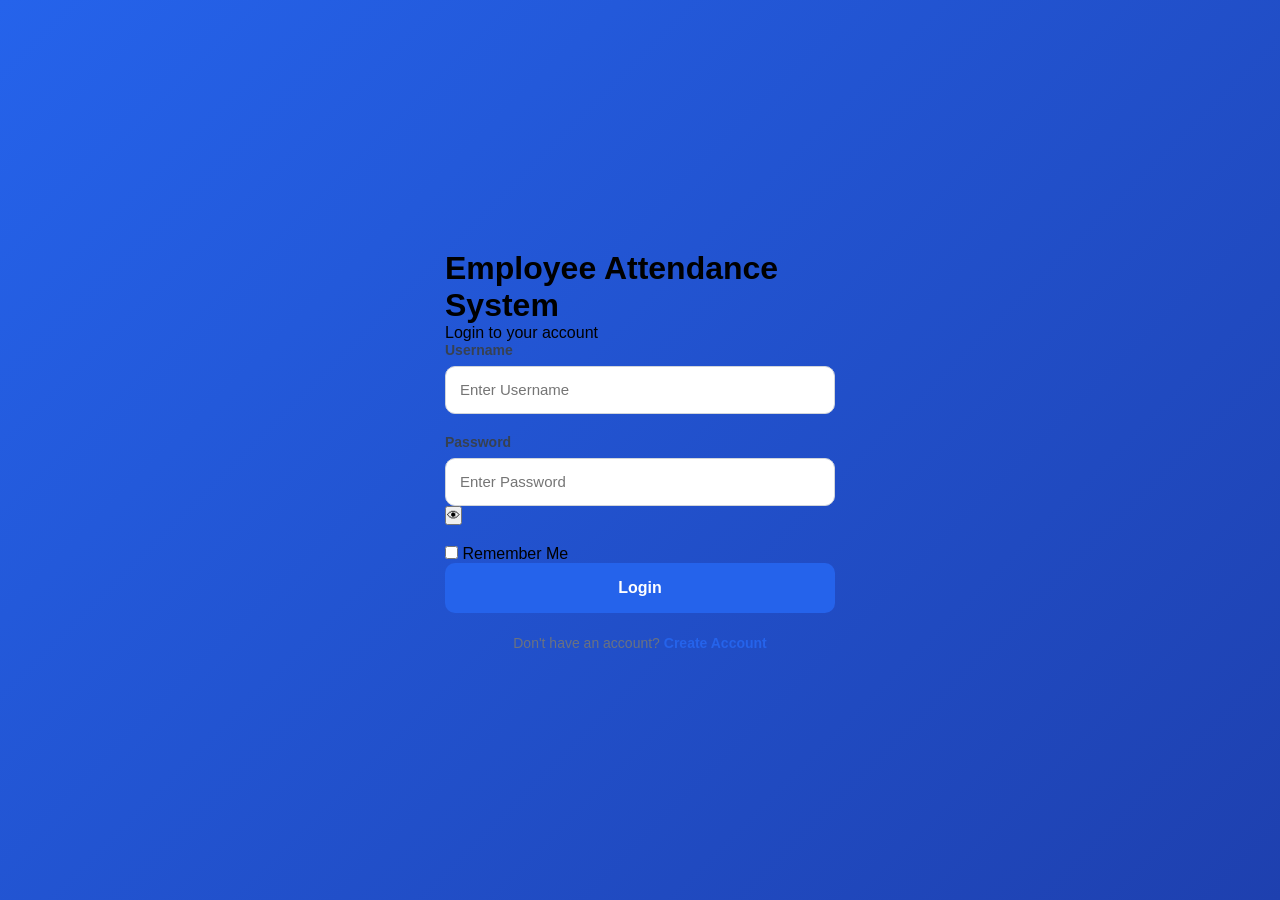
<file: index.html>
<!DOCTYPE html>
<html lang="en">

<head>

    <meta charset="UTF-8">

    <meta name="viewport" content="width=device-width, initial-scale=1.0">

    <title>Employee Attendance System - Login</title>

    <link rel="stylesheet" href="css/login.css">

</head>

<body>

<div class="login-container">

    <div class="login-card">

        <div class="logo">

            <h1>Employee Attendance System</h1>

            <p>Login to your account</p>

        </div>

        <div class="form-group">

            <label>Username</label>

            <input
                type="text"
                id="username"
                placeholder="Enter Username"
            >

        </div>

        <div class="form-group">

            <label>Password</label>

            <div class="password-box">

                <input
                    type="password"
                    id="password"
                    placeholder="Enter Password"
                >

                <button
                    type="button"
                    class="show-password"
                    onclick="togglePassword()"
                >
                    👁
                </button>

            </div>

        </div>

        <div class="options">

            <label>

                <input type="checkbox" id="rememberMe">

                Remember Me

            </label>

        </div>

        <button
            class="login-btn"
            onclick="login()"
        >

            Login

        </button>

        <div class="register-link">

            Don't have an account?

            <a href="register.html">

                Create Account

            </a>

        </div>

    </div>

</div>

<script src="js/login.js"></script>

</body>

</html>
</file>
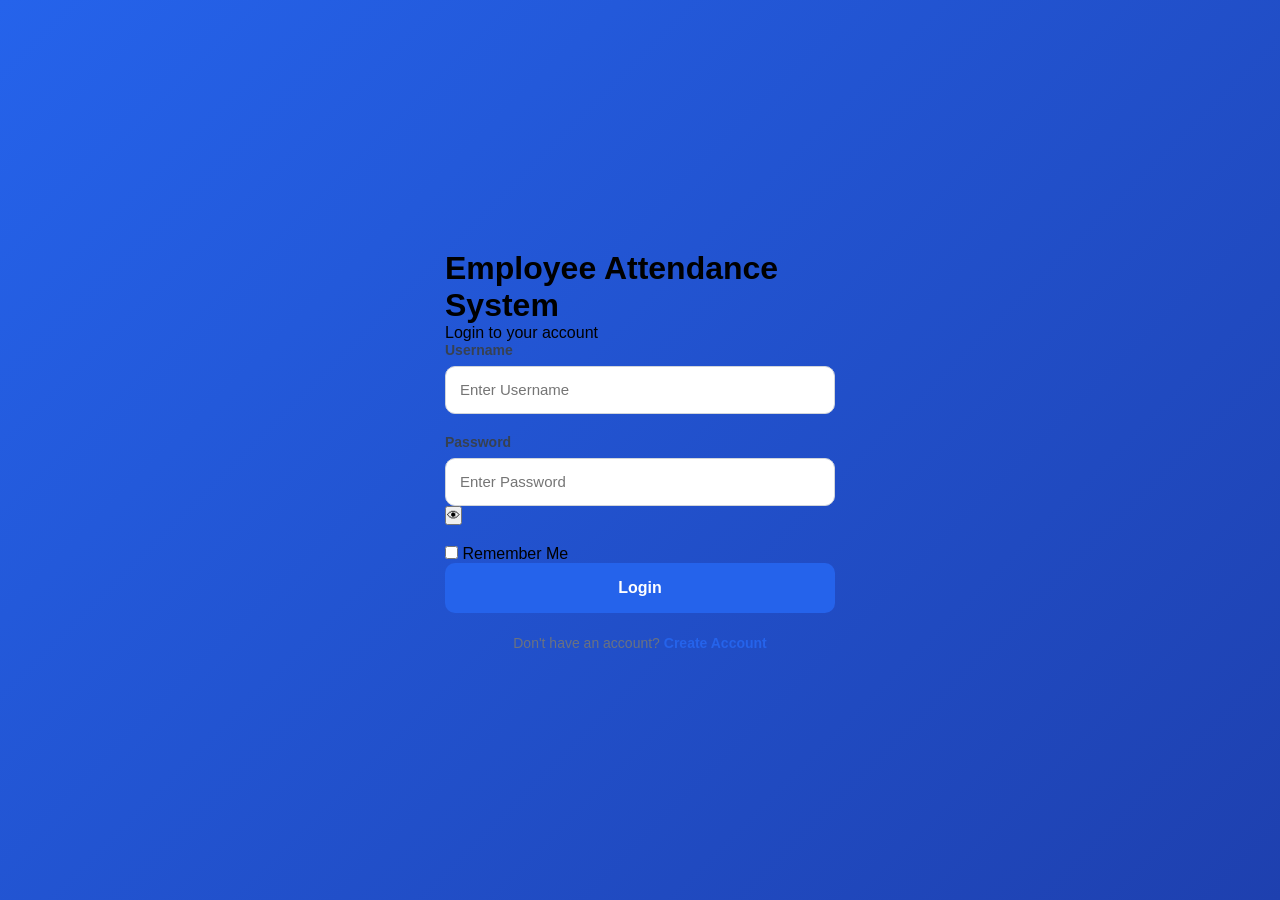
<file: attendance.html>
<!DOCTYPE html>
<html lang="en">

<head>

<meta charset="UTF-8">
<meta name="viewport" content="width=device-width, initial-scale=1.0">

<title>Attendance Management</title>

<link rel="stylesheet" href="css/attendance.css">

</head>

<body>

<!-- Sidebar -->

<div class="sidebar">

    <h2 id="sidebarTitle">EMS</h2>

    <ul>

        <li>
            <a href="dashboard.html">
                🏠 Dashboard
            </a>
        </li>

        <li>
            <a href="employees.html">
                👨 Employees
            </a>
        </li>

        <li>
            <a class="active" href="attendance.html">
                📅 Attendance
            </a>
        </li>

        <li>
            <a href="reports.html">
                📊 Reports
            </a>
        </li>

        <li>
            <a href="settings.html">
                ⚙ Settings
            </a>
        </li>

        <li>
            <a href="index.html">
                🚪 Logout
            </a>
        </li>

    </ul>

</div>

<!-- Main -->

<div class="main">

    <!-- Header -->

    <div class="header">

        <div>

            <h2 id="companyTitle">
                Employee Attendance System
            </h2>

            <h1>
                Attendance Management
            </h1>

            <p id="todayDate"></p>

        </div>

    </div>

    <!-- Attendance Card -->

    <div class="attendance-card">

        <div class="top-bar">

            <div>

                <label>Select Date</label>

                <input
                    type="date"
                    id="attendanceDate"
                >

            </div>

            <button
                class="save-btn"
                onclick="saveAttendance()">

                💾 Save Attendance

            </button>

        </div>

    </div>

    <!-- Table -->

    <div class="table-box">

        <table>

            <thead>

                <tr>

                    <th>ID</th>

                    <th>Name</th>

                    <th>Department</th>

                    <th>Status</th>

                </tr>

            </thead>

            <tbody id="attendanceBody">

            </tbody>

        </table>

    </div>

    <!-- Footer -->

    <div class="dashboard-footer">

        © 2026 Employee Attendance System |
        Developed by Sumit Singh

    </div>

</div>

<script src="js/attendance.js"></script>

</body>

</html>
</file>
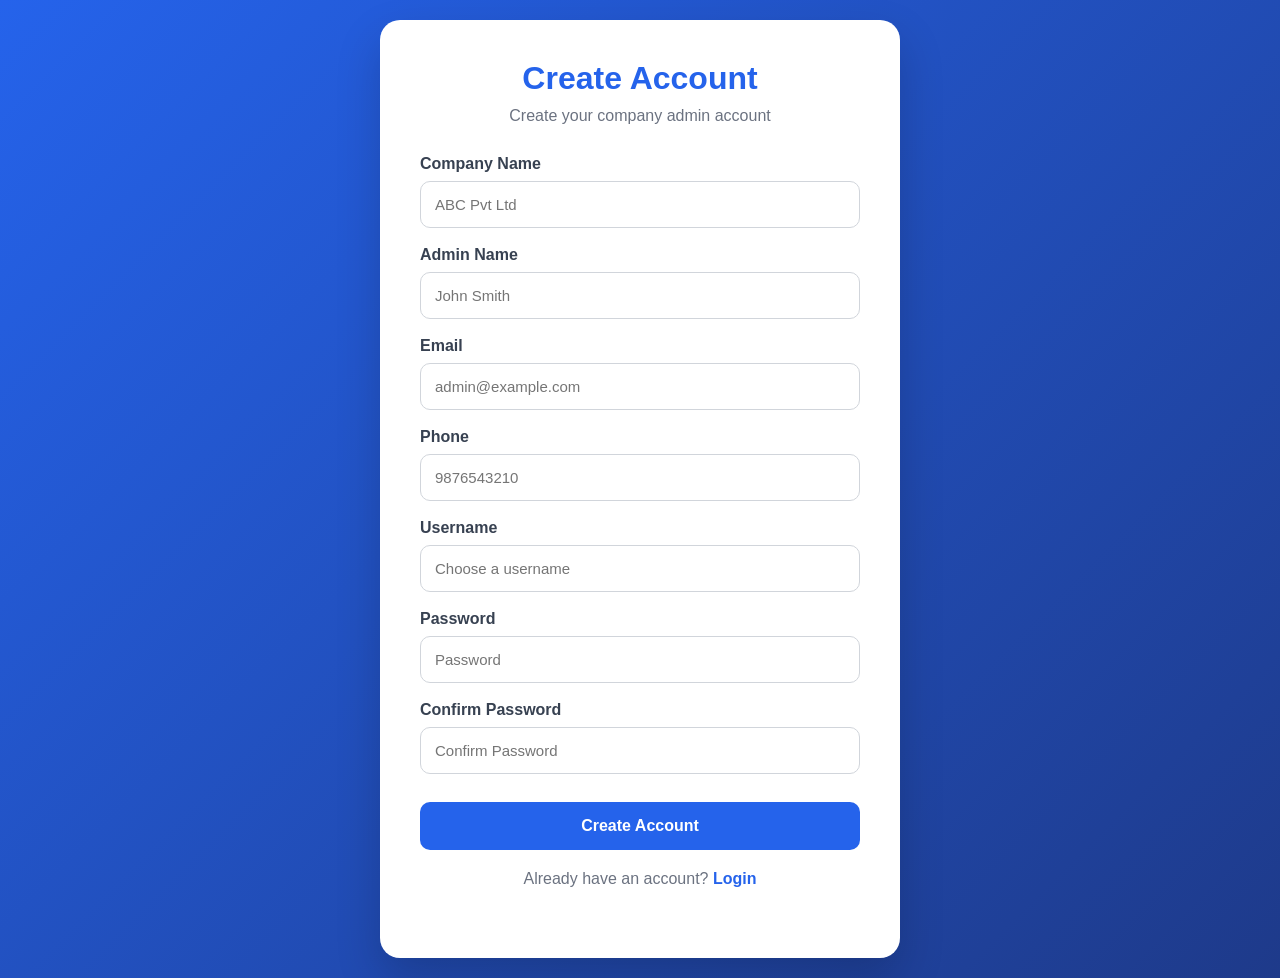
<file: register.html>
<!DOCTYPE html>
<html lang="en">
<head>

    <meta charset="UTF-8">
    <meta name="viewport" content="width=device-width, initial-scale=1.0">

    <title>Create Account</title>

    <link rel="stylesheet" href="css/register.css">

</head>
<body>

<div class="register-container">

    <div class="register-card">

        <h1>Create Account</h1>

        <p>Create your company admin account</p>

        <div class="form-group">
            <label>Company Name</label>
            <input type="text" id="companyName" placeholder="ABC Pvt Ltd">
        </div>

        <div class="form-group">
            <label>Admin Name</label>
            <input type="text" id="adminName" placeholder="John Smith">
        </div>

        <div class="form-group">
            <label>Email</label>
            <input type="email" id="email" placeholder="admin@example.com">
        </div>

        <div class="form-group">
            <label>Phone</label>
            <input type="text" id="phone" placeholder="9876543210">
        </div>

        <div class="form-group">
            <label>Username</label>
            <input type="text" id="username" placeholder="Choose a username">
        </div>

        <div class="form-group">
            <label>Password</label>
            <input type="password" id="password" placeholder="Password">
        </div>

        <div class="form-group">
            <label>Confirm Password</label>
            <input type="password" id="confirmPassword" placeholder="Confirm Password">
        </div>

        <button onclick="registerUser()">
            Create Account
        </button>

        <p class="login-link">

            Already have an account?

            <a href="index.html">Login</a>

        </p>

    </div>

</div>

<script src="js/register.js"></script>

</body>
</html>
</file>
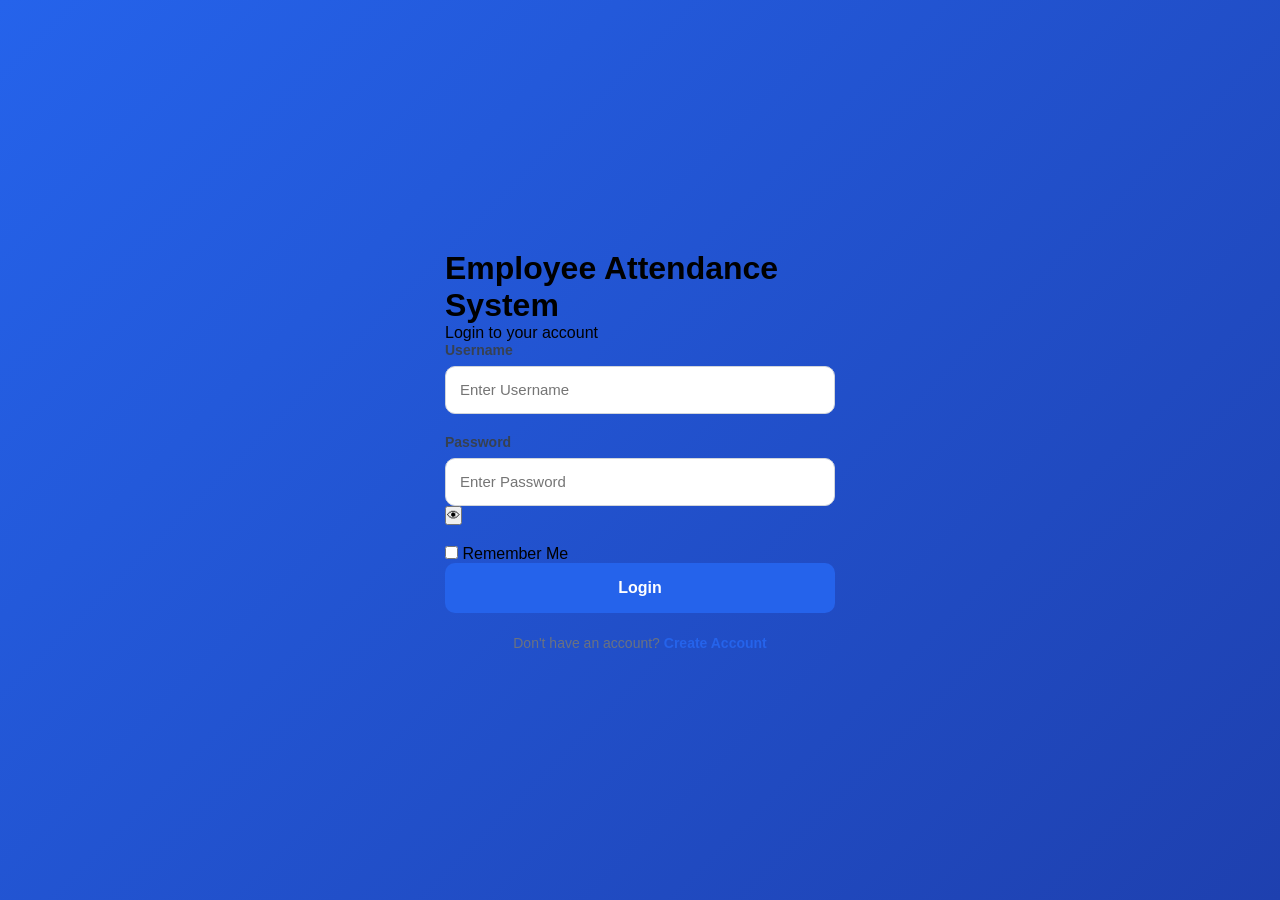
<file: settings.html>
<!DOCTYPE html>
<html lang="en">
<head>

<meta charset="UTF-8">
<meta name="viewport" content="width=device-width, initial-scale=1.0">

<title>Settings</title>

<link rel="stylesheet" href="css/settings.css">

</head>

<body>

<div class="sidebar">

    <h2 id="sidebarTitle">EMS</h2>

    <ul>

        <li><a href="dashboard.html">🏠 Dashboard</a></li>

        <li><a href="employees.html">👨 Employees</a></li>

        <li><a href="attendance.html">📅 Attendance</a></li>

        <li><a href="reports.html">📊 Reports</a></li>

        <li><a href="settings.html" class="active">⚙ Settings</a></li>

        <li>
            <a href="#" onclick="logout()">🚪 Logout</a>
        </li>

    </ul>

</div>

<div class="main">

    <div class="header">

        <div>

            <h2 id="companyTitle">Employee Attendance System</h2>

            <h1>Settings</h1>

        </div>

        <button class="logout-btn" onclick="logout()">
            Logout
        </button>

    </div>

    <div class="settings-card">

        <label>Company Name</label>
        <input type="text" id="companyName">

        <label>Admin Name</label>
        <input type="text" id="adminName">

        <label>Email</label>
        <input type="email" id="adminEmail">

        <label>Phone</label>
        <input type="text" id="adminPhone">

        <button onclick="saveSettings()">
            Save Settings
        </button>

    </div>

</div>

<script src="js/settings.js"></script>

</body>
</html>
</file>
<file: css/login.css>
/* ==========================================
   Employee Attendance System - Login
========================================== */

* {
    margin: 0;
    padding: 0;
    box-sizing: border-box;
    font-family: "Segoe UI", Tahoma, Geneva, Verdana, sans-serif;
}

body {
    min-height: 100vh;
    display: flex;
    justify-content: center;
    align-items: center;
    background: linear-gradient(135deg, #2563eb, #1e40af);
}

/* ==========================================
   Login Container
========================================== */

.login-container {
    width: 100%;
    max-width: 430px;
    padding: 20px;
}

/* ==========================================
   Login Card
========================================== */

.login-box {
    background: #ffffff;
    padding: 40px;
    border-radius: 20px;
    box-shadow: 0 20px 50px rgba(0, 0, 0, 0.20);
}

/* ==========================================
   Heading
========================================== */

.login-box h1 {
    text-align: center;
    color: #1f2937;
    font-size: 30px;
    margin-bottom: 8px;
}

.login-box .subtitle {
    text-align: center;
    color: #6b7280;
    font-size: 15px;
    margin-bottom: 30px;
}

/* ==========================================
   Form
========================================== */

.form-group {
    margin-bottom: 20px;
}

.form-group label {
    display: block;
    color: #374151;
    font-size: 14px;
    font-weight: 600;
    margin-bottom: 8px;
}

.form-group input {
    width: 100%;
    height: 48px;
    padding: 0 14px;
    border: 1px solid #d1d5db;
    border-radius: 10px;
    font-size: 15px;
    outline: none;
    transition: 0.3s;
}

.form-group input:focus {
    border-color: #2563eb;
    box-shadow: 0 0 0 3px rgba(37, 99, 235, 0.12);
}

/* ==========================================
   Password Container
========================================== */

.password-wrapper {
    position: relative;
}

.password-wrapper input {
    padding-right: 50px;
}

.password-wrapper button {
    position: absolute;
    right: 8px;
    top: 7px;
    width: 36px;
    height: 34px;
    border: none;
    background: transparent;
    cursor: pointer;
    font-size: 18px;
}

/* ==========================================
   Remember Me
========================================== */

.remember-row {
    display: flex;
    align-items: center;
    gap: 8px;
    margin-bottom: 22px;
}

.remember-row input {
    width: 16px;
    height: 16px;
    cursor: pointer;
}

.remember-row label {
    color: #4b5563;
    font-size: 14px;
    cursor: pointer;
}

/* ==========================================
   Login Button
========================================== */

.login-btn {
    width: 100%;
    height: 50px;
    border: none;
    border-radius: 10px;
    background: #2563eb;
    color: white;
    font-size: 16px;
    font-weight: 600;
    cursor: pointer;
    transition: 0.3s;
}

.login-btn:hover {
    background: #1d4ed8;
    transform: translateY(-1px);
}

.login-btn:active {
    transform: translateY(0);
}

/* ==========================================
   Register Link
========================================== */

.register-link {
    text-align: center;
    margin-top: 22px;
    color: #6b7280;
    font-size: 14px;
}

.register-link a {
    color: #2563eb;
    text-decoration: none;
    font-weight: 600;
}

.register-link a:hover {
    text-decoration: underline;
}

/* ==========================================
   Error Message
========================================== */

.error-message {
    display: none;
    background: #fee2e2;
    color: #b91c1c;
    padding: 10px 12px;
    border-radius: 8px;
    margin-bottom: 18px;
    font-size: 14px;
}

/* ==========================================
   Responsive
========================================== */

@media (max-width: 500px) {

    .login-container {
        padding: 15px;
    }

    .login-box {
        padding: 30px 22px;
    }

    .login-box h1 {
        font-size: 25px;
    }
}
</file>
<file: css/attendance.css>
/* ==========================================
Attendance Management
========================================== */

*{
    margin:0;
    padding:0;
    box-sizing:border-box;
    font-family:"Segoe UI",Tahoma,Geneva,Verdana,sans-serif;
}

body{
    background:#f4f7fc;
    color:#333;
}

/* ==========================================
Sidebar
========================================== */

.sidebar{
    width:240px;
    height:100vh;
    position:fixed;
    left:0;
    top:0;
    background:#2563eb;
    color:#fff;
    padding:25px 15px;
}

.sidebar h2{
    text-align:center;
    margin-bottom:35px;
    font-size:28px;
}

.sidebar ul{
    list-style:none;
}

.sidebar li{
    margin-bottom:8px;
}

.sidebar a{
    display:flex;
    align-items:center;
    gap:12px;
    text-decoration:none;
    color:white;
    padding:14px 16px;
    border-radius:10px;
    transition:.3s;
    font-size:18px;
}

.sidebar a:hover,
.sidebar a.active{
    background:rgba(255,255,255,.18);
}

/* ==========================================
Main
========================================== */

.main{
    margin-left:240px;
    padding:30px;
}

/* ==========================================
Header
========================================== */

.header{
    margin-bottom:25px;
}

.header h2{
    color:#6b7280;
    font-size:20px;
}

.header h1{
    font-size:40px;
    color:#2563eb;
    margin-top:5px;
}

.header p{
    margin-top:10px;
    color:#777;
    font-size:17px;
}

/* ==========================================
Attendance Card
========================================== */

.attendance-card{
    background:white;
    border-radius:15px;
    padding:25px;
    box-shadow:0 8px 20px rgba(0,0,0,.08);
    margin-bottom:30px;
}

.top-bar{
    display:flex;
    justify-content:space-between;
    align-items:end;
    gap:20px;
    flex-wrap:wrap;
}

.top-bar label{
    display:block;
    font-weight:600;
    margin-bottom:8px;
}

#attendanceDate{
    padding:13px 18px;
    border:1px solid #ddd;
    border-radius:10px;
    font-size:16px;
    outline:none;
}

#attendanceDate:focus{
    border-color:#2563eb;
    box-shadow:0 0 8px rgba(37,99,235,.2);
}

.save-btn{
    background:#2563eb;
    color:white;
    border:none;
    padding:14px 28px;
    border-radius:10px;
    cursor:pointer;
    font-size:16px;
    font-weight:600;
    transition:.3s;
}

.save-btn:hover{
    background:#1d4ed8;
    transform:translateY(-2px);
}

/* ==========================================
Table
========================================== */

.table-box{
    background:white;
    border-radius:15px;
    overflow:hidden;
    box-shadow:0 8px 20px rgba(0,0,0,.08);
}

table{
    width:100%;
    border-collapse:collapse;
}

thead{
    background:#2563eb;
    color:white;
}

th{
    padding:18px;
    font-size:16px;
}

td{
    padding:16px;
    text-align:center;
    border-bottom:1px solid #eee;
}

tbody tr:nth-child(even){
    background:#f9fafb;
}

tbody tr:hover{
    background:#eef4ff;
}

/* ==========================================
Dropdown
========================================== */

select{
    width:150px;
    padding:10px;
    border-radius:8px;
    border:1px solid #ccc;
    font-size:15px;
    outline:none;
}

select:focus{
    border-color:#2563eb;
}

/* ==========================================
Footer
========================================== */

.dashboard-footer{
    margin-top:35px;
    text-align:center;
    color:#666;
    font-size:15px;
}

/* ==========================================
Responsive
========================================== */

@media(max-width:992px){

.sidebar{
    width:220px;
}

.main{
    margin-left:220px;
}

}

@media(max-width:768px){

.sidebar{
    position:relative;
    width:100%;
    height:auto;
}

.main{
    margin-left:0;
    padding:20px;
}

.top-bar{
    flex-direction:column;
    align-items:stretch;
}

.save-btn{
    width:100%;
}

.table-box{
    overflow-x:auto;
}

table{
    min-width:700px;
}

}

@media(max-width:576px){

.header h1{
    font-size:30px;
}

.header h2{
    font-size:18px;
}

.attendance-card{
    padding:20px;
}

}
</file>
<file: css/register.css>
/* ==========================================
   Global
========================================== */

*{
    margin:0;
    padding:0;
    box-sizing:border-box;
    font-family:"Segoe UI",Tahoma,Geneva,Verdana,sans-serif;
}

body{

    min-height:100vh;

    display:flex;

    justify-content:center;

    align-items:center;

    background:linear-gradient(135deg,#2563eb,#1e3a8a);

    padding:20px;

}

/* ==========================================
   Register Card
========================================== */

.register-container{

    width:100%;

    max-width:520px;

}

.register-card{

    background:#fff;

    padding:40px;

    border-radius:20px;

    box-shadow:0 20px 45px rgba(0,0,0,.18);

}

.register-card h1{

    text-align:center;

    color:#2563eb;

    margin-bottom:10px;

}

.register-card p{

    text-align:center;

    color:#6b7280;

    margin-bottom:30px;

}

/* ==========================================
   Form
========================================== */

.form-group{

    margin-bottom:18px;

}

.form-group label{

    display:block;

    margin-bottom:8px;

    font-weight:600;

    color:#374151;

}

.form-group input{

    width:100%;

    padding:14px;

    border:1px solid #d1d5db;

    border-radius:10px;

    font-size:15px;

    transition:.3s;

}

.form-group input:focus{

    outline:none;

    border-color:#2563eb;

    box-shadow:0 0 8px rgba(37,99,235,.25);

}

/* ==========================================
   Button
========================================== */

button{

    width:100%;

    margin-top:10px;

    padding:15px;

    background:#2563eb;

    color:#fff;

    border:none;

    border-radius:10px;

    font-size:16px;

    font-weight:600;

    cursor:pointer;

    transition:.3s;

}

button:hover{

    background:#1d4ed8;

    transform:translateY(-2px);

}

/* ==========================================
   Login Link
========================================== */

.login-link{

    margin-top:20px;

    text-align:center;

}

.login-link a{

    text-decoration:none;

    color:#2563eb;

    font-weight:700;

}

.login-link a:hover{

    text-decoration:underline;

}

/* ==========================================
   Responsive
========================================== */

@media(max-width:576px){

    .register-card{

        padding:25px;

    }

    .register-card h1{

        font-size:28px;

    }

}
</file>
<file: css/settings.css>
*{
    margin:0;
    padding:0;
    box-sizing:border-box;
    font-family:Arial,sans-serif;
}

body{
    display:flex;
    background:#f4f6f9;
}

/* Sidebar */

.sidebar{
    width:240px;
    height:100vh;
    background:#2f5fe3;
    color:#fff;
    position:fixed;
    left:0;
    top:0;
    padding:30px 0;
}

.sidebar h2{
    text-align:center;
    margin-bottom:40px;
    font-size:40px;
}

.sidebar ul{
    list-style:none;
}

.sidebar ul li{
    margin:8px 15px;
}

.sidebar ul li a{
    display:block;
    text-decoration:none;
    color:white;
    padding:15px 20px;
    border-radius:12px;
    font-size:20px;
    transition:.3s;
}

.sidebar ul li a:hover,
.sidebar ul li a.active{
    background:white;
    color:#2f5fe3;
    font-weight:bold;
}

/* Main */

.main{
    margin-left:240px;
    width:calc(100% - 240px);
    padding:45px;
}

/* Header */

.header{
    display:flex;
    justify-content:space-between;
    align-items:center;
    margin-bottom:35px;
}

.header h2{
    color:#555;
    font-size:34px;
}

.header h1{
    color:#2f5fe3;
    font-size:60px;
}

/* Logout */

.logout-btn{
    background:#f44336;
    color:white;
    border:none;
    padding:14px 28px;
    border-radius:10px;
    cursor:pointer;
    font-size:20px;
}

.logout-btn:hover{
    background:#d32f2f;
}

/* Card */

.settings-card{
    background:#fff;
    max-width:800px;
    border-radius:18px;
    padding:40px;
    box-shadow:0 10px 30px rgba(0,0,0,.1);
}

.settings-card label{
    display:block;
    margin-top:20px;
    margin-bottom:8px;
    font-size:20px;
    font-weight:bold;
    color:#444;
}

.settings-card input{
    width:100%;
    padding:15px;
    border:1px solid #ccc;
    border-radius:10px;
    font-size:18px;
    margin-bottom:10px;
}

.settings-card input:focus{
    border-color:#2f5fe3;
    outline:none;
}

.settings-card button{
    width:100%;
    margin-top:30px;
    background:#2f5fe3;
    color:white;
    border:none;
    padding:16px;
    font-size:20px;
    border-radius:10px;
    cursor:pointer;
    transition:.3s;
}

.settings-card button:hover{
    background:#1f4fd6;
}
</file>
